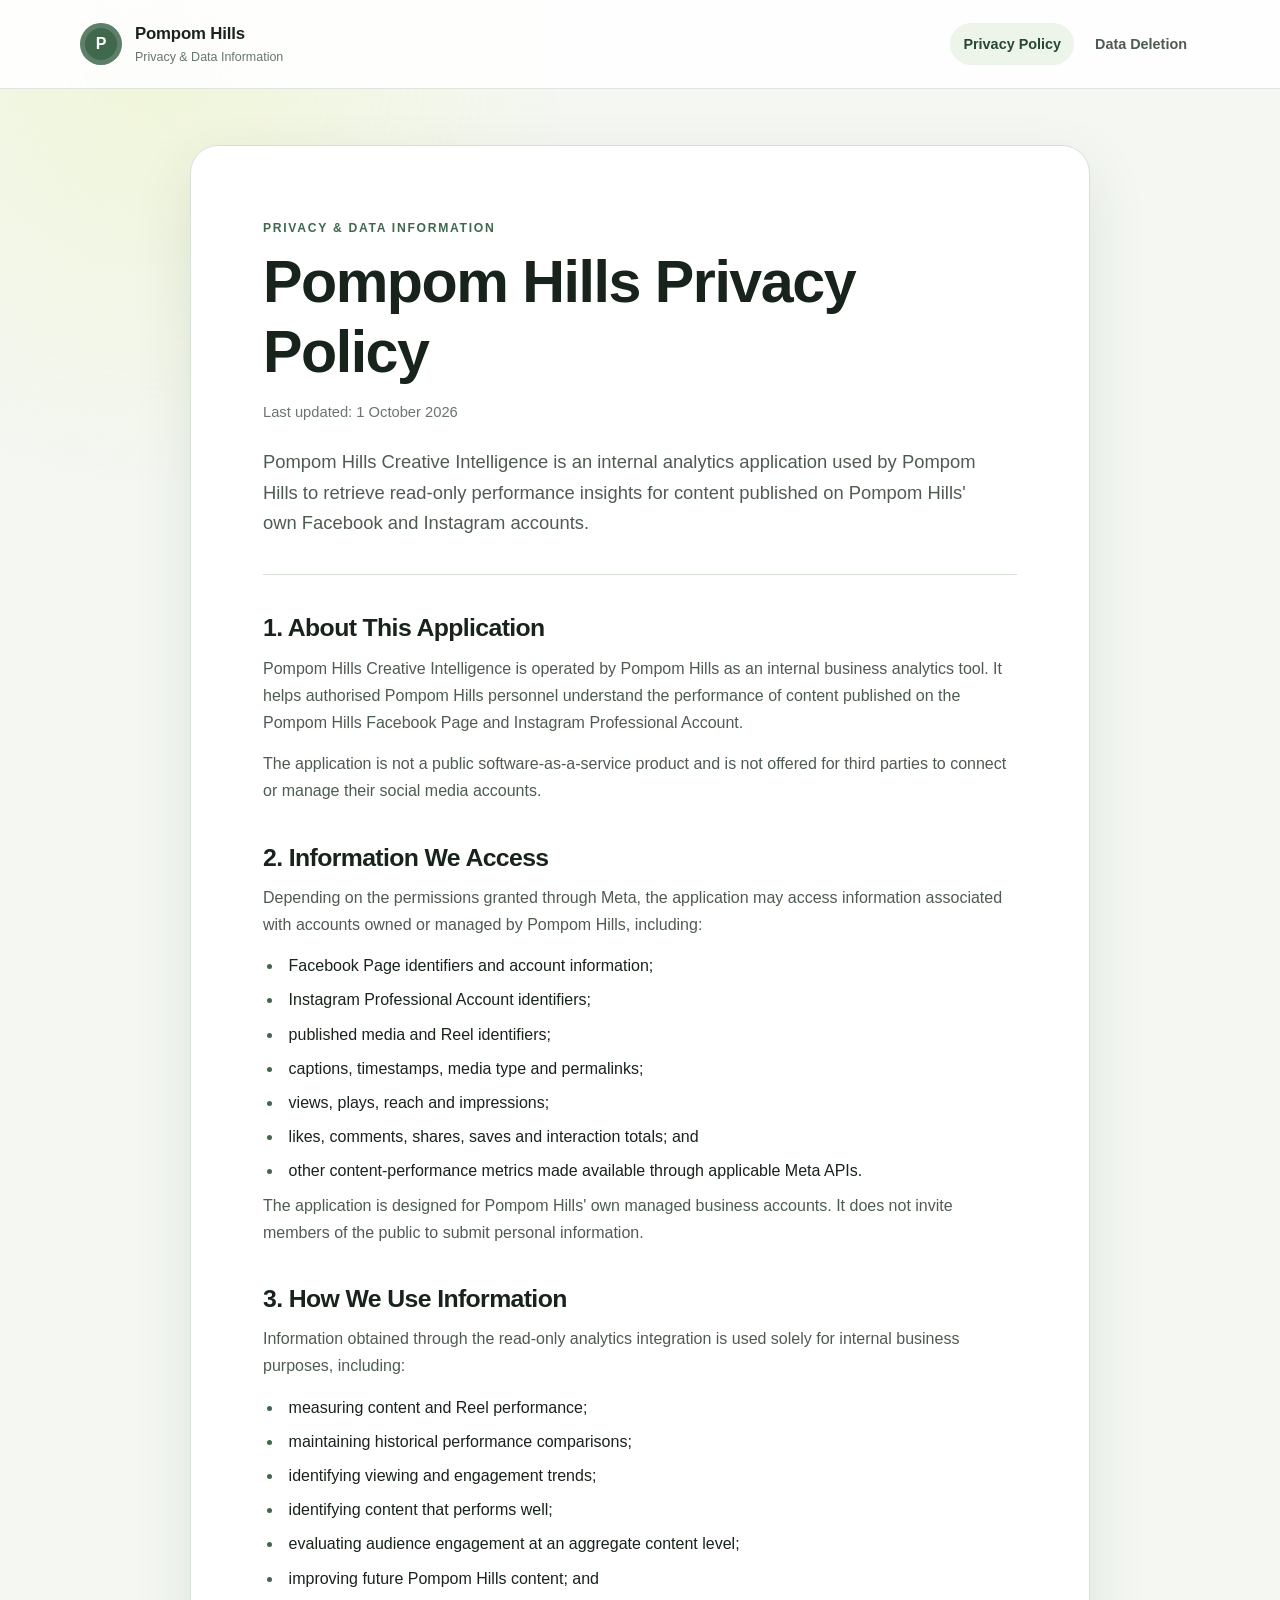
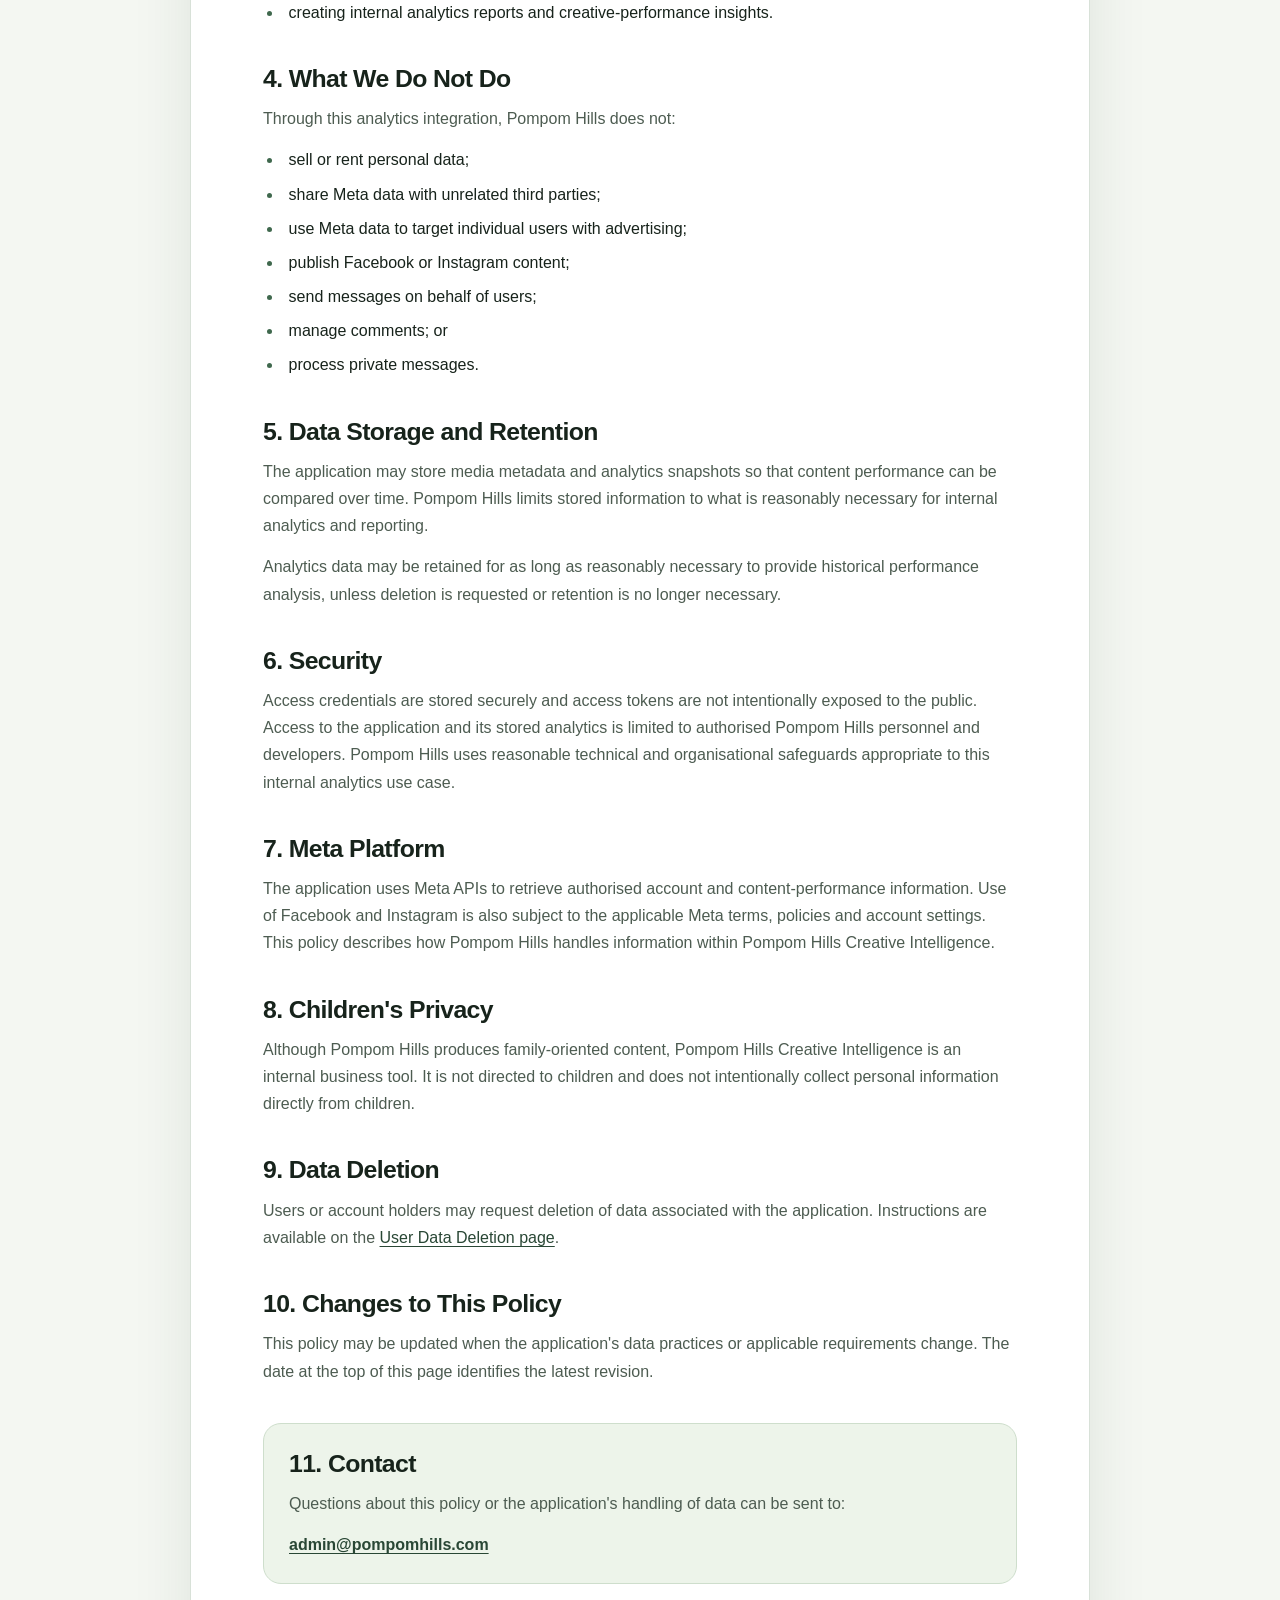
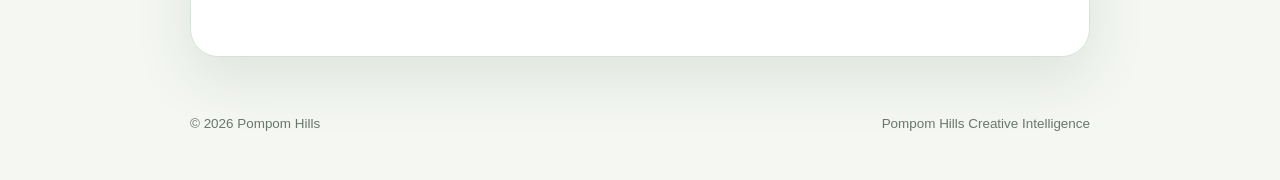
<file: index.html>
<!doctype html>
<html lang="en">
<head>
  <meta charset="utf-8">
  <meta name="viewport" content="width=device-width, initial-scale=1">
  <meta name="description" content="Privacy Policy for Pompom Hills Creative Intelligence, an internal read-only analytics application.">
  <title>Pompom Hills Privacy Policy</title>
  <link rel="stylesheet" href="styles.css">
</head>
<body>
  <header class="site-header">
    <div class="header-inner">
      <a class="brand" href="index.html" aria-label="Pompom Hills privacy home">
        <span class="brand-mark" aria-hidden="true">P</span>
        <span><strong>Pompom Hills</strong><small>Privacy &amp; Data Information</small></span>
      </a>
      <nav aria-label="Legal information">
        <a href="index.html" aria-current="page">Privacy Policy</a>
        <a href="data-deletion.html">Data Deletion</a>
      </nav>
    </div>
  </header>

  <main>
    <article class="legal-card">
      <header class="document-header">
        <p class="eyebrow">Privacy &amp; Data Information</p>
        <h1>Pompom Hills Privacy Policy</h1>
        <p class="updated">Last updated: 1 October 2026</p>
        <p class="summary">Pompom Hills Creative Intelligence is an internal analytics application used by Pompom Hills to retrieve read-only performance insights for content published on Pompom Hills' own Facebook and Instagram accounts.</p>
      </header>

      <section aria-labelledby="about">
        <h2 id="about">1. About This Application</h2>
        <p>Pompom Hills Creative Intelligence is operated by Pompom Hills as an internal business analytics tool. It helps authorised Pompom Hills personnel understand the performance of content published on the Pompom Hills Facebook Page and Instagram Professional Account.</p>
        <p>The application is not a public software-as-a-service product and is not offered for third parties to connect or manage their social media accounts.</p>
      </section>

      <section aria-labelledby="information">
        <h2 id="information">2. Information We Access</h2>
        <p>Depending on the permissions granted through Meta, the application may access information associated with accounts owned or managed by Pompom Hills, including:</p>
        <ul>
          <li>Facebook Page identifiers and account information;</li>
          <li>Instagram Professional Account identifiers;</li>
          <li>published media and Reel identifiers;</li>
          <li>captions, timestamps, media type and permalinks;</li>
          <li>views, plays, reach and impressions;</li>
          <li>likes, comments, shares, saves and interaction totals; and</li>
          <li>other content-performance metrics made available through applicable Meta APIs.</li>
        </ul>
        <p>The application is designed for Pompom Hills' own managed business accounts. It does not invite members of the public to submit personal information.</p>
      </section>

      <section aria-labelledby="use">
        <h2 id="use">3. How We Use Information</h2>
        <p>Information obtained through the read-only analytics integration is used solely for internal business purposes, including:</p>
        <ul>
          <li>measuring content and Reel performance;</li>
          <li>maintaining historical performance comparisons;</li>
          <li>identifying viewing and engagement trends;</li>
          <li>identifying content that performs well;</li>
          <li>evaluating audience engagement at an aggregate content level;</li>
          <li>improving future Pompom Hills content; and</li>
          <li>creating internal analytics reports and creative-performance insights.</li>
        </ul>
      </section>

      <section aria-labelledby="not-do">
        <h2 id="not-do">4. What We Do Not Do</h2>
        <p>Through this analytics integration, Pompom Hills does not:</p>
        <ul>
          <li>sell or rent personal data;</li>
          <li>share Meta data with unrelated third parties;</li>
          <li>use Meta data to target individual users with advertising;</li>
          <li>publish Facebook or Instagram content;</li>
          <li>send messages on behalf of users;</li>
          <li>manage comments; or</li>
          <li>process private messages.</li>
        </ul>
      </section>

      <section aria-labelledby="storage">
        <h2 id="storage">5. Data Storage and Retention</h2>
        <p>The application may store media metadata and analytics snapshots so that content performance can be compared over time. Pompom Hills limits stored information to what is reasonably necessary for internal analytics and reporting.</p>
        <p>Analytics data may be retained for as long as reasonably necessary to provide historical performance analysis, unless deletion is requested or retention is no longer necessary.</p>
      </section>

      <section aria-labelledby="security">
        <h2 id="security">6. Security</h2>
        <p>Access credentials are stored securely and access tokens are not intentionally exposed to the public. Access to the application and its stored analytics is limited to authorised Pompom Hills personnel and developers. Pompom Hills uses reasonable technical and organisational safeguards appropriate to this internal analytics use case.</p>
      </section>

      <section aria-labelledby="meta-platform">
        <h2 id="meta-platform">7. Meta Platform</h2>
        <p>The application uses Meta APIs to retrieve authorised account and content-performance information. Use of Facebook and Instagram is also subject to the applicable Meta terms, policies and account settings. This policy describes how Pompom Hills handles information within Pompom Hills Creative Intelligence.</p>
      </section>

      <section aria-labelledby="children">
        <h2 id="children">8. Children's Privacy</h2>
        <p>Although Pompom Hills produces family-oriented content, Pompom Hills Creative Intelligence is an internal business tool. It is not directed to children and does not intentionally collect personal information directly from children.</p>
      </section>

      <section aria-labelledby="deletion">
        <h2 id="deletion">9. Data Deletion</h2>
        <p>Users or account holders may request deletion of data associated with the application. Instructions are available on the <a href="data-deletion.html">User Data Deletion page</a>.</p>
      </section>

      <section aria-labelledby="changes">
        <h2 id="changes">10. Changes to This Policy</h2>
        <p>This policy may be updated when the application's data practices or applicable requirements change. The date at the top of this page identifies the latest revision.</p>
      </section>

      <section class="contact-panel" aria-labelledby="contact">
        <h2 id="contact">11. Contact</h2>
        <p>Questions about this policy or the application's handling of data can be sent to:</p>
        <p><a class="contact-link" href="mailto:admin@pompomhills.com">admin@pompomhills.com</a></p>
      </section>
    </article>
  </main>

  <footer class="site-footer">
    <p>&copy; 2026 Pompom Hills</p>
    <p>Pompom Hills Creative Intelligence</p>
  </footer>
</body>
</html>
</file>
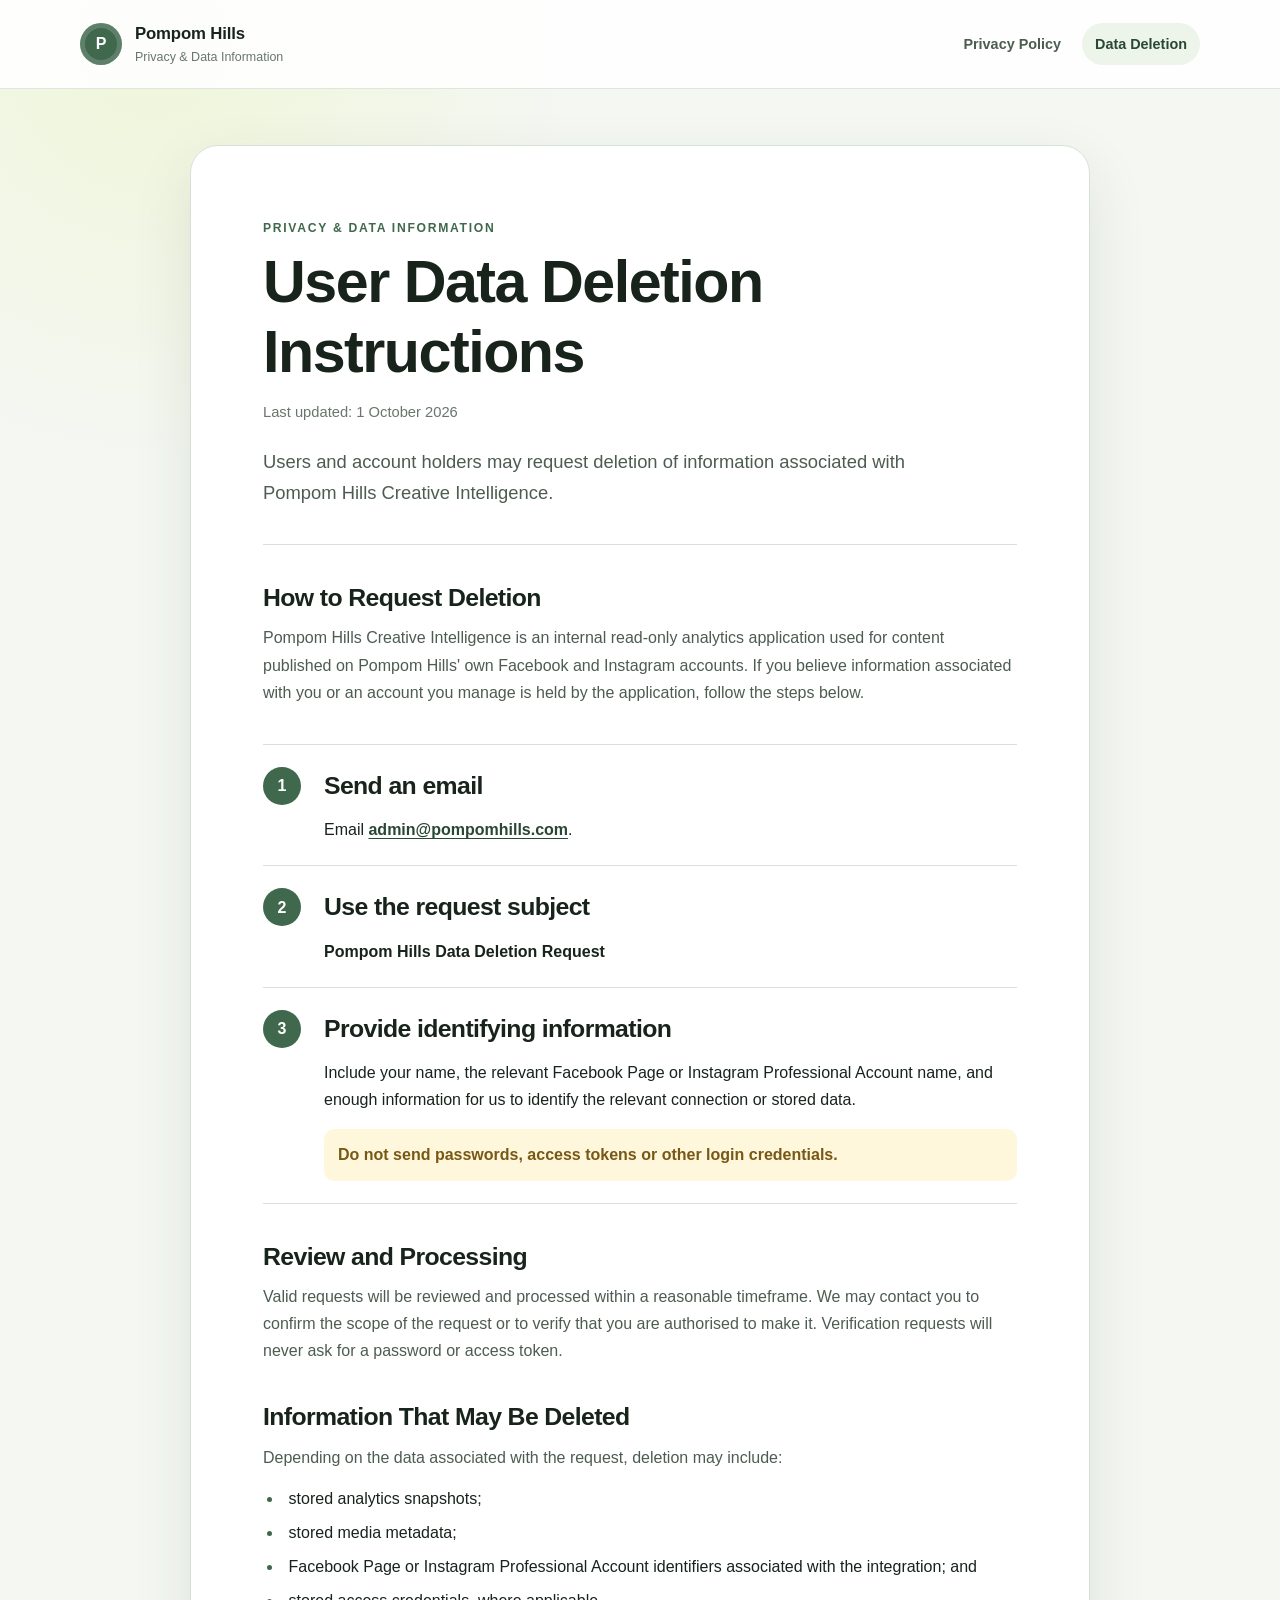
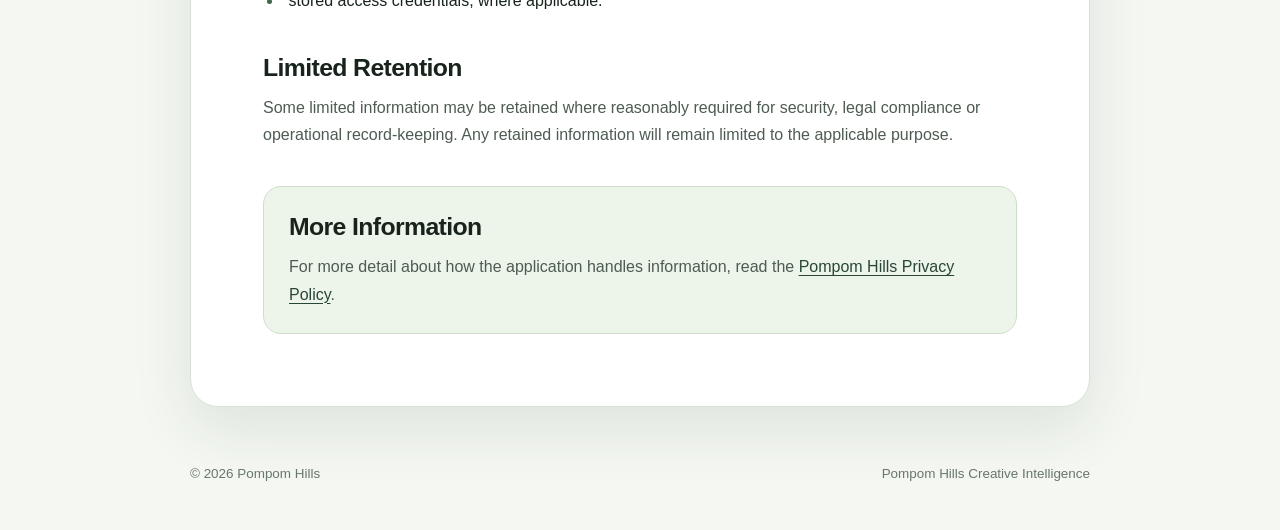
<file: data-deletion.html>
<!doctype html>
<html lang="en">
<head>
  <meta charset="utf-8">
  <meta name="viewport" content="width=device-width, initial-scale=1">
  <meta name="description" content="User data deletion instructions for Pompom Hills Creative Intelligence.">
  <title>User Data Deletion Instructions | Pompom Hills</title>
  <link rel="stylesheet" href="styles.css">
</head>
<body>
  <header class="site-header">
    <div class="header-inner">
      <a class="brand" href="index.html" aria-label="Pompom Hills privacy home">
        <span class="brand-mark" aria-hidden="true">P</span>
        <span><strong>Pompom Hills</strong><small>Privacy &amp; Data Information</small></span>
      </a>
      <nav aria-label="Legal information">
        <a href="index.html">Privacy Policy</a>
        <a href="data-deletion.html" aria-current="page">Data Deletion</a>
      </nav>
    </div>
  </header>

  <main>
    <article class="legal-card deletion-card">
      <header class="document-header">
        <p class="eyebrow">Privacy &amp; Data Information</p>
        <h1>User Data Deletion Instructions</h1>
        <p class="updated">Last updated: 1 October 2026</p>
        <p class="summary">Users and account holders may request deletion of information associated with Pompom Hills Creative Intelligence.</p>
      </header>

      <section aria-labelledby="overview">
        <h2 id="overview">How to Request Deletion</h2>
        <p>Pompom Hills Creative Intelligence is an internal read-only analytics application used for content published on Pompom Hills' own Facebook and Instagram accounts. If you believe information associated with you or an account you manage is held by the application, follow the steps below.</p>
      </section>

      <ol class="steps" aria-label="Data deletion request steps">
        <li>
          <span class="step-number" aria-hidden="true">1</span>
          <div>
            <h2>Send an email</h2>
            <p>Email <a class="contact-link" href="mailto:admin@pompomhills.com">admin@pompomhills.com</a>.</p>
          </div>
        </li>
        <li>
          <span class="step-number" aria-hidden="true">2</span>
          <div>
            <h2>Use the request subject</h2>
            <p><strong>Pompom Hills Data Deletion Request</strong></p>
          </div>
        </li>
        <li>
          <span class="step-number" aria-hidden="true">3</span>
          <div>
            <h2>Provide identifying information</h2>
            <p>Include your name, the relevant Facebook Page or Instagram Professional Account name, and enough information for us to identify the relevant connection or stored data.</p>
            <p class="warning"><strong>Do not send passwords, access tokens or other login credentials.</strong></p>
          </div>
        </li>
      </ol>

      <section aria-labelledby="processing">
        <h2 id="processing">Review and Processing</h2>
        <p>Valid requests will be reviewed and processed within a reasonable timeframe. We may contact you to confirm the scope of the request or to verify that you are authorised to make it. Verification requests will never ask for a password or access token.</p>
      </section>

      <section aria-labelledby="deleted-data">
        <h2 id="deleted-data">Information That May Be Deleted</h2>
        <p>Depending on the data associated with the request, deletion may include:</p>
        <ul>
          <li>stored analytics snapshots;</li>
          <li>stored media metadata;</li>
          <li>Facebook Page or Instagram Professional Account identifiers associated with the integration; and</li>
          <li>stored access credentials, where applicable.</li>
        </ul>
      </section>

      <section aria-labelledby="limited-retention">
        <h2 id="limited-retention">Limited Retention</h2>
        <p>Some limited information may be retained where reasonably required for security, legal compliance or operational record-keeping. Any retained information will remain limited to the applicable purpose.</p>
      </section>

      <section class="contact-panel" aria-labelledby="more-information">
        <h2 id="more-information">More Information</h2>
        <p>For more detail about how the application handles information, read the <a href="index.html">Pompom Hills Privacy Policy</a>.</p>
      </section>
    </article>
  </main>

  <footer class="site-footer">
    <p>&copy; 2026 Pompom Hills</p>
    <p>Pompom Hills Creative Intelligence</p>
  </footer>
</body>
</html>
</file>
<file: styles.css>
:root {
  color-scheme: light;
  --background: #f4f7f2;
  --surface: #ffffff;
  --surface-soft: #edf4ea;
  --ink: #17231b;
  --ink-soft: #4d5c51;
  --muted: #68766c;
  --line: #d8e1d8;
  --brand: #3f684d;
  --brand-dark: #294735;
  --accent: #dff077;
  --warning: #785815;
  --warning-bg: #fff7dc;
  --shadow: 0 22px 60px rgba(35, 61, 43, 0.1);
  font-family: Inter, ui-sans-serif, -apple-system, BlinkMacSystemFont, "Segoe UI", sans-serif;
  font-synthesis: none;
}

* {
  box-sizing: border-box;
}

html {
  min-width: 320px;
  background: var(--background);
  scroll-behavior: smooth;
}

body {
  margin: 0;
  min-height: 100vh;
  color: var(--ink);
  background:
    radial-gradient(circle at 12% 2%, rgba(223, 240, 119, 0.2), transparent 26rem),
    var(--background);
  font-size: 16px;
  line-height: 1.7;
}

a {
  color: var(--brand-dark);
  text-underline-offset: 0.18em;
  text-decoration-thickness: 0.08em;
}

a:hover {
  color: var(--brand);
}

a:focus-visible {
  outline: 3px solid var(--accent);
  outline-offset: 4px;
  border-radius: 4px;
}

.site-header {
  border-bottom: 1px solid rgba(63, 104, 77, 0.16);
  background: rgba(255, 255, 255, 0.9);
}

.header-inner {
  width: min(1120px, calc(100% - 40px));
  min-height: 88px;
  margin: 0 auto;
  display: flex;
  align-items: center;
  justify-content: space-between;
  gap: 32px;
}

.brand {
  display: inline-flex;
  align-items: center;
  gap: 13px;
  color: var(--ink);
  text-decoration: none;
}

.brand-mark {
  width: 42px;
  height: 42px;
  display: grid;
  place-items: center;
  border-radius: 50%;
  color: #fff;
  background: var(--brand);
  font-weight: 800;
  box-shadow: inset 0 0 0 5px rgba(255, 255, 255, 0.16);
}

.brand strong,
.brand small {
  display: block;
}

.brand strong {
  font-size: 1.05rem;
  letter-spacing: -0.01em;
}

.brand small {
  margin-top: -2px;
  color: var(--muted);
  font-size: 0.78rem;
}

nav {
  display: flex;
  gap: 8px;
}

nav a {
  padding: 9px 13px;
  border-radius: 999px;
  color: var(--ink-soft);
  text-decoration: none;
  font-size: 0.9rem;
  font-weight: 650;
}

nav a:hover,
nav a[aria-current="page"] {
  color: var(--brand-dark);
  background: var(--surface-soft);
}

main {
  width: min(900px, calc(100% - 40px));
  margin: 56px auto;
}

.legal-card {
  padding: clamp(28px, 6vw, 72px);
  border: 1px solid var(--line);
  border-radius: 28px;
  background: var(--surface);
  box-shadow: var(--shadow);
}

.document-header {
  padding-bottom: 36px;
  margin-bottom: 38px;
  border-bottom: 1px solid var(--line);
}

.eyebrow {
  margin: 0 0 8px;
  color: var(--brand);
  font-size: 0.76rem;
  font-weight: 800;
  letter-spacing: 0.14em;
  text-transform: uppercase;
}

h1,
h2 {
  line-height: 1.18;
  letter-spacing: -0.025em;
}

h1 {
  max-width: 720px;
  margin: 0;
  font-size: clamp(2.1rem, 6vw, 3.7rem);
}

h2 {
  margin: 0 0 12px;
  font-size: clamp(1.25rem, 3vw, 1.55rem);
}

.updated {
  margin: 14px 0 22px;
  color: var(--muted);
  font-size: 0.92rem;
}

.summary {
  max-width: 720px;
  margin: 0;
  color: var(--ink-soft);
  font-size: 1.15rem;
  line-height: 1.65;
}

section + section,
.steps + section,
section + .steps {
  margin-top: 38px;
}

section p {
  margin: 0 0 14px;
  color: var(--ink-soft);
}

ul {
  padding-left: 1.25rem;
  margin: 14px 0 0;
}

li {
  padding-left: 0.35rem;
  margin: 7px 0;
}

li::marker {
  color: var(--brand);
}

.contact-panel {
  padding: 25px;
  border: 1px solid #cedecc;
  border-radius: 18px;
  background: var(--surface-soft);
}

.contact-panel p:last-child {
  margin-bottom: 0;
}

.contact-link {
  overflow-wrap: anywhere;
  font-weight: 750;
}

.steps {
  padding: 0;
  margin-left: 0;
  list-style: none;
  counter-reset: none;
}

.steps li {
  display: grid;
  grid-template-columns: 44px 1fr;
  gap: 17px;
  padding: 22px 0;
  margin: 0;
  border-top: 1px solid var(--line);
}

.steps li:last-child {
  border-bottom: 1px solid var(--line);
}

.step-number {
  width: 38px;
  height: 38px;
  display: grid;
  place-items: center;
  border-radius: 50%;
  color: #fff;
  background: var(--brand);
  font-weight: 800;
}

.steps h2 {
  margin-top: 4px;
}

.steps p:last-child {
  margin-bottom: 0;
}

.warning {
  padding: 12px 14px;
  border-radius: 10px;
  color: var(--warning);
  background: var(--warning-bg);
}

.site-footer {
  width: min(900px, calc(100% - 40px));
  margin: 0 auto;
  padding: 0 0 44px;
  display: flex;
  justify-content: space-between;
  gap: 20px;
  color: var(--muted);
  font-size: 0.84rem;
}

.site-footer p {
  margin: 0;
}

@media (max-width: 700px) {
  .header-inner {
    width: min(100% - 28px, 1120px);
    padding: 18px 0;
    align-items: flex-start;
    flex-direction: column;
    gap: 15px;
  }

  nav {
    width: 100%;
  }

  nav a {
    flex: 1;
    text-align: center;
    background: #f5f7f3;
  }

  main,
  .site-footer {
    width: min(100% - 24px, 900px);
  }

  main {
    margin: 24px auto 34px;
  }

  .legal-card {
    border-radius: 20px;
  }

  .document-header {
    padding-bottom: 28px;
    margin-bottom: 30px;
  }

  .site-footer {
    align-items: flex-start;
    flex-direction: column;
    padding-bottom: 28px;
  }
}

@media (prefers-reduced-motion: reduce) {
  html {
    scroll-behavior: auto;
  }
}
</file>
